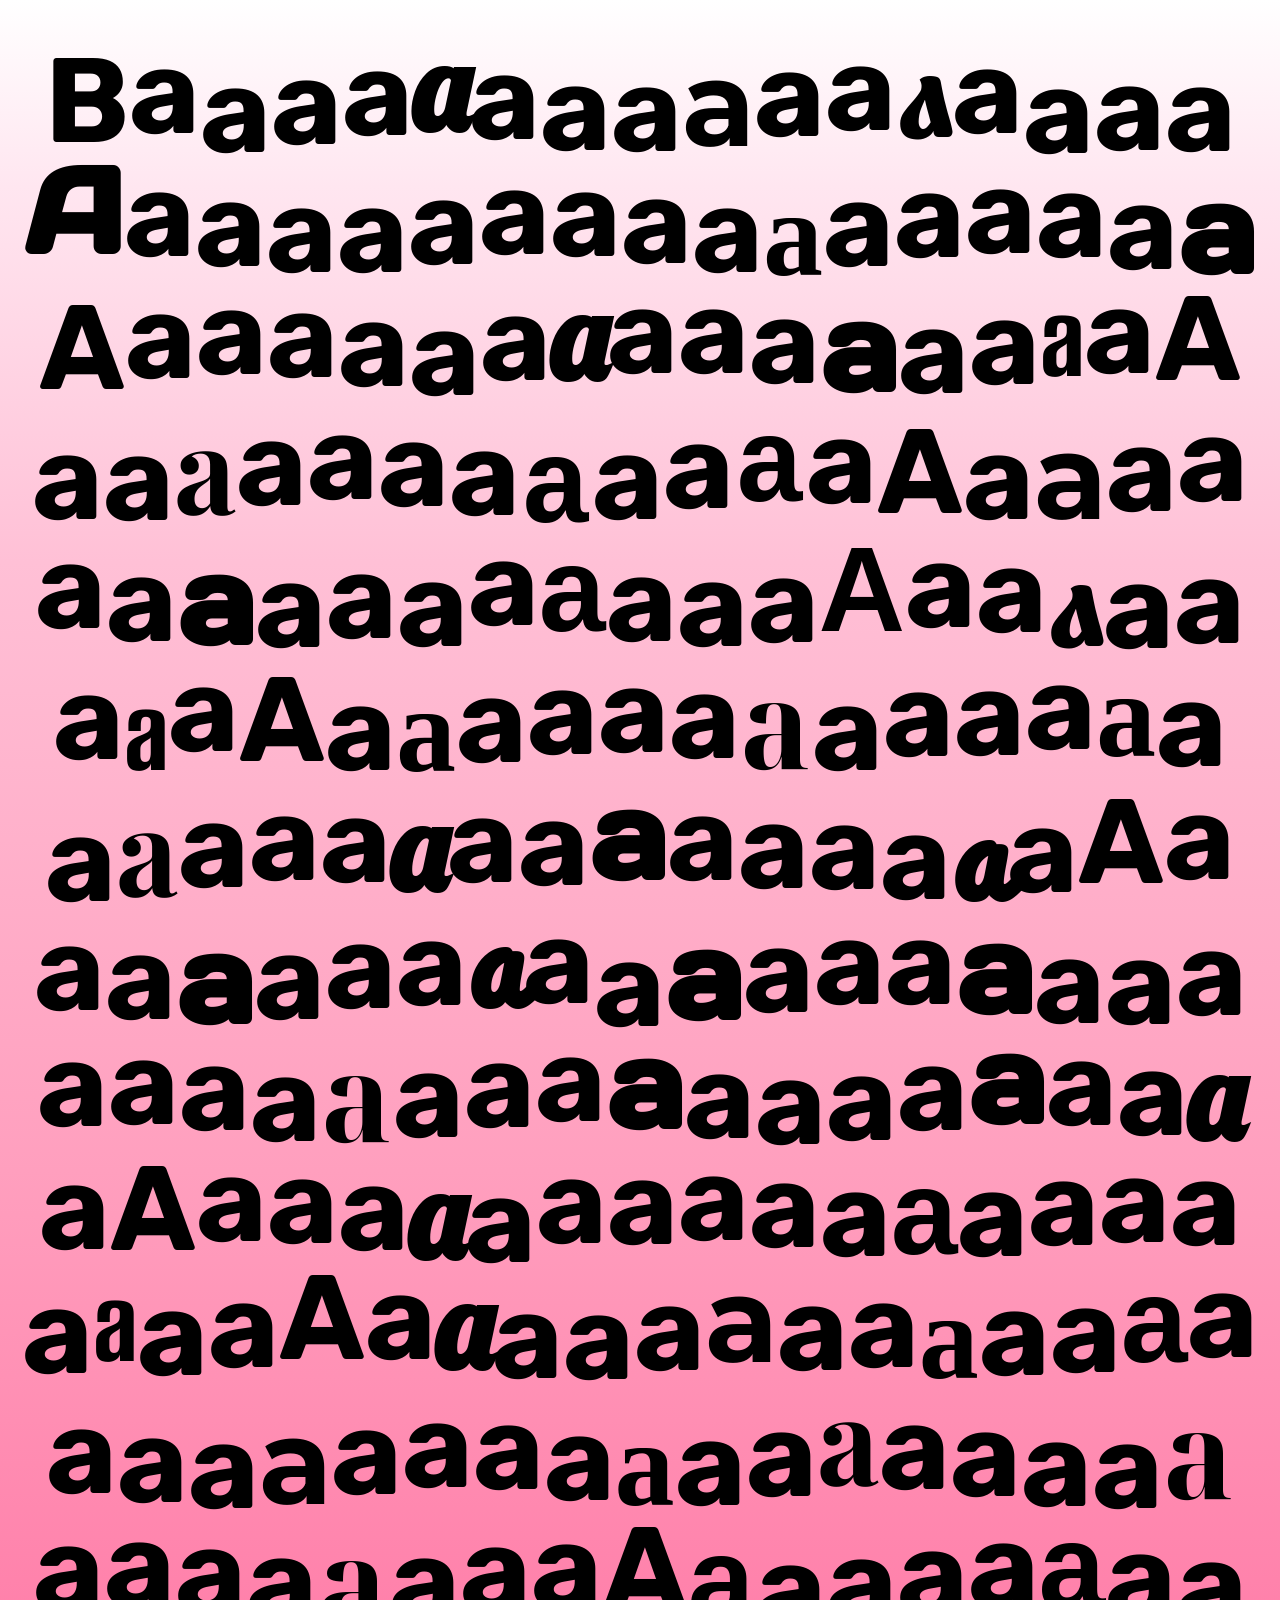
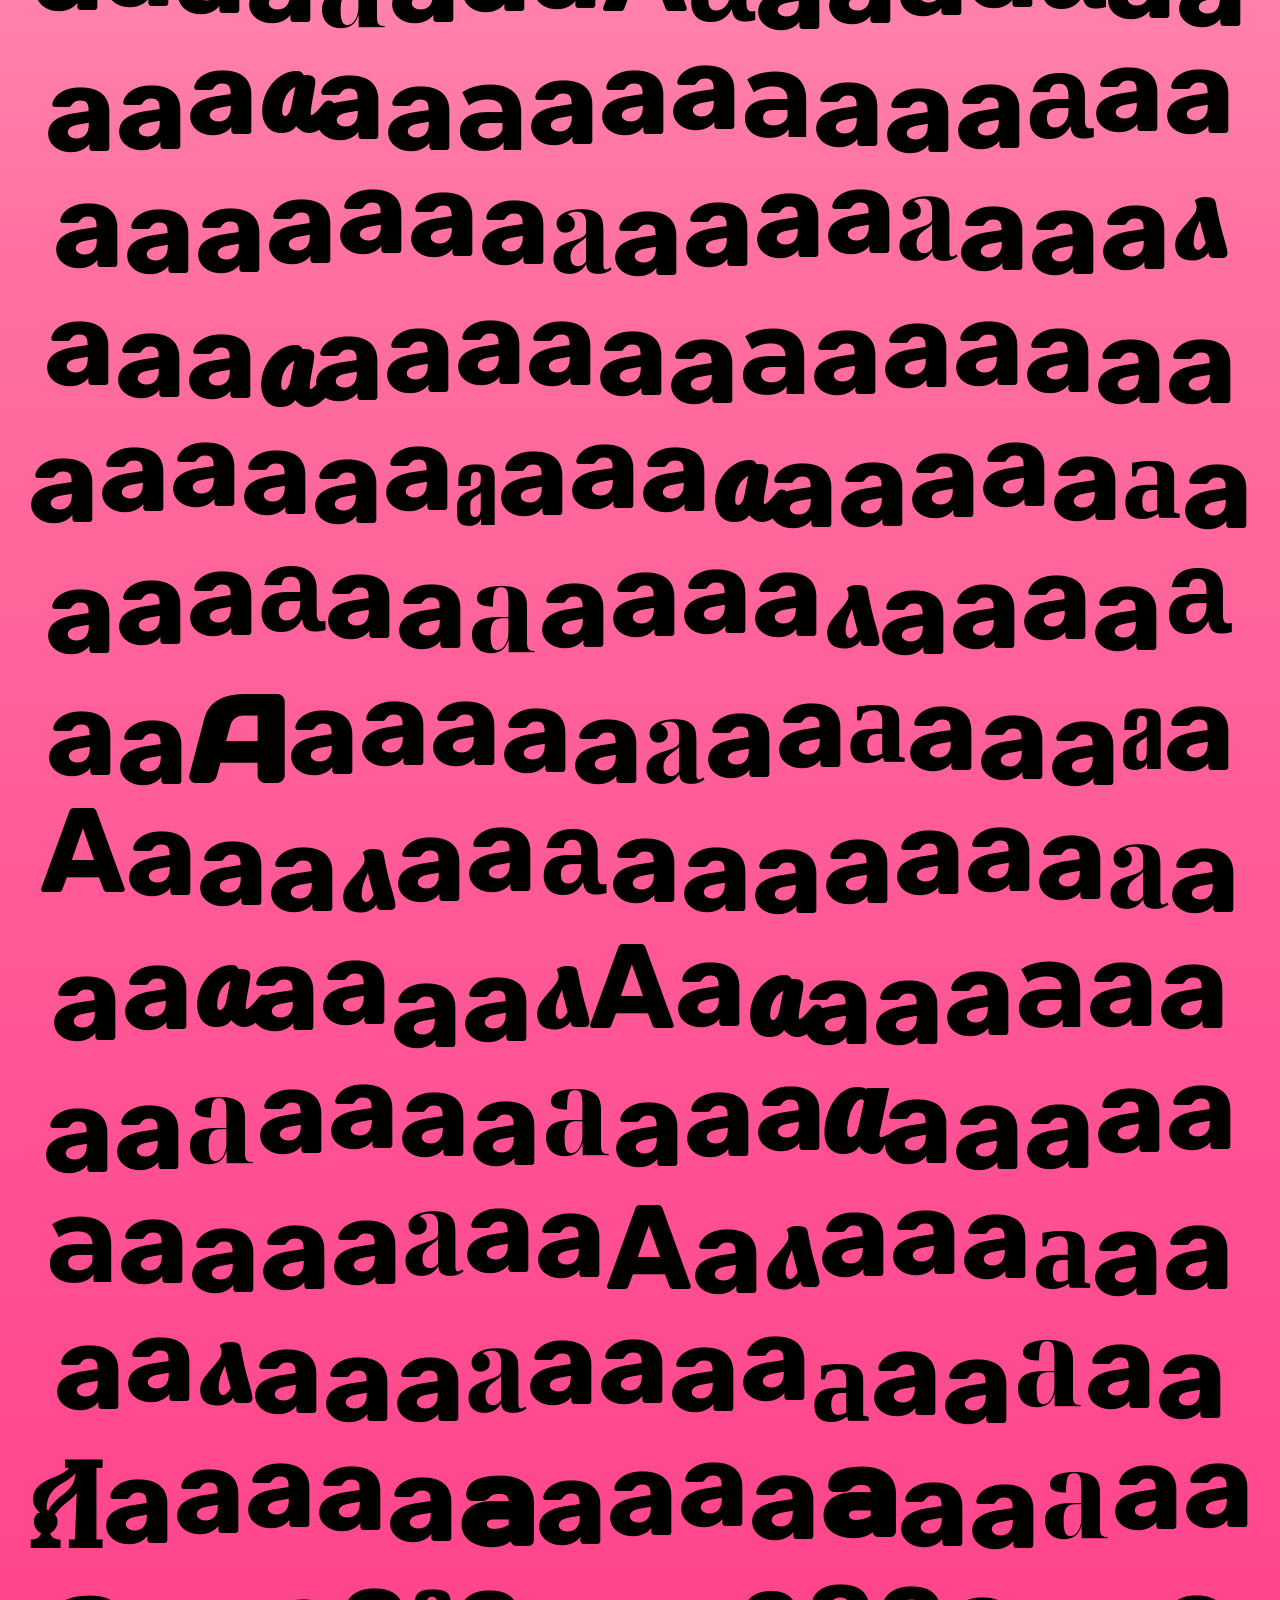
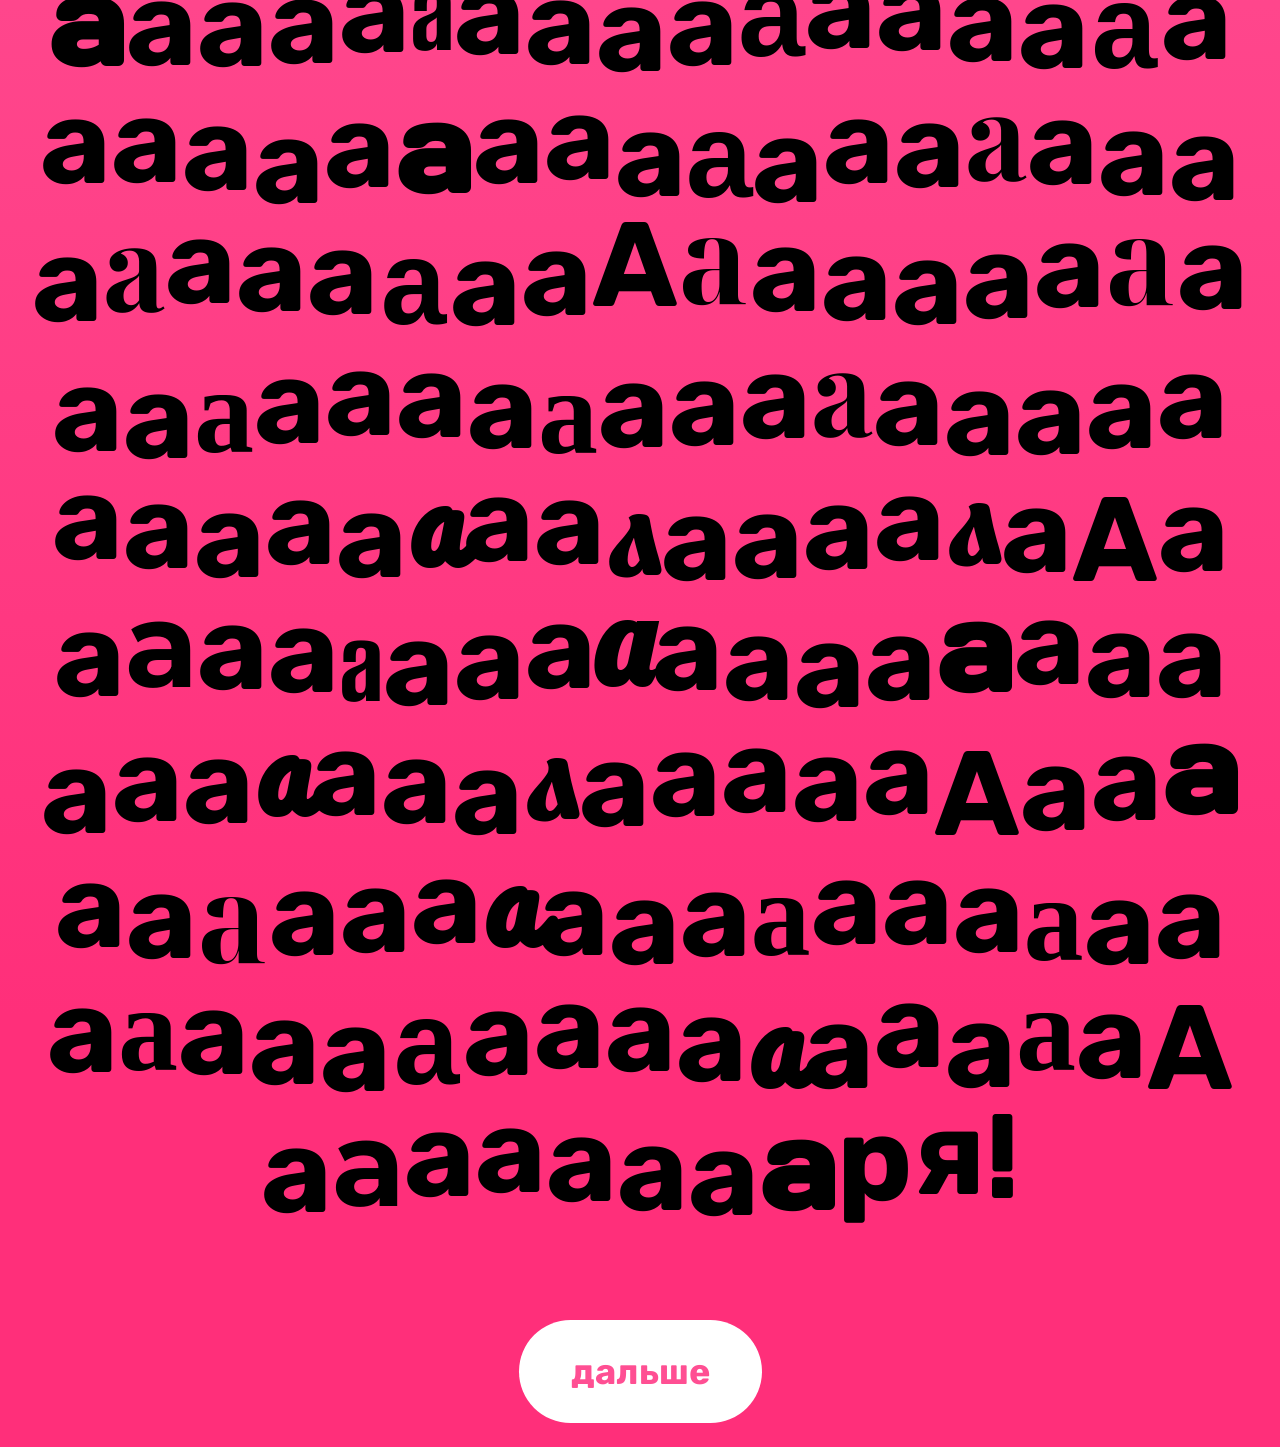
<file: index.html>
<!DOCTYPE html>
<html lang="ru">
<head>
<meta charset="UTF-8">
<title>Варя</title>

<link href="https://fonts.googleapis.com/css2?family=Rubik:wght@400;700&family=Pacifico&family=Caveat:wght@400;700&family=Lobster&family=Comfortaa:wght@400;700&family=Alumni+Sans:wght@400;700&family=Playfair+Display:wght@400;700&family=Montserrat:wght@400;700&family=Days+One&family=Stick&family=Noto+Serif+Display:wght@400;700&family=Monomakh&display=swap" rel="stylesheet">
<link rel="prefetch" href="home.html">
<link rel="dns-prefetch" href="https://fonts.googleapis.com">
<link rel="dns-prefetch" href="https://fonts.gstatic.com">
<link rel="preload" as="image" href="images/krasavchikX.png">
<img src="images/krasavchikX.png" style="display:none;">
<img src="images/forestttU.jpg" style="display:none;">
<style>
html, body {
    margin: 0;
    padding: 0;
    overflow-x: hidden;
}

body {
    min-height: 3000px;
    background: linear-gradient(
        to bottom,
        white 0%,
        #ffe6f0 4%,
        #ffc0d6 12%,
        #ff9fbe 25%,
        #ff6f9f 40%,
        #ff4f93 60%,
        #ff2f7a 90%
    );
    display: flex;
    flex-direction: column;
}

/* ===== ТЕКСТ ===== */
.text {
    font-family: 'Rubik', sans-serif;
    font-size: 120px;
    line-height: 0.95;
    text-align: center;
    font-weight: 700;
    max-width: 100vw;
    overflow-wrap: anywhere;
    word-break: break-word;
    flex: 1;
    padding: 40px 20px;
}

/* ===== АНИМАЦИЯ БУКВ ===== */
.letter {
    display: inline-block;
    transition: transform 0.1s linear;
}

/* ===== КНОПКА ===== */
.page-end {
    width: 100%;
    display: flex;
    justify-content: center;
    padding: 60px 0;
    margin-top: auto;
    opacity: 0;
    transform: translateY(100%);
    animation: slideUp 0.8s cubic-bezier(0.2, 0.9, 0.4, 1.1) forwards;
    animation-delay: 0.5s;
}

.next-btn {
    padding: 30px 52px;
    font-size: 36px;
    font-family: 'Rubik', sans-serif;
    font-weight: 700;
    border-radius: 999px;
    background: white;
    color: #ff4f93;
    text-decoration: none;
}

.next-btn:hover {
    transform: scale(1.25);
    box-shadow: 0 8px 20px rgba(0,0,0,0.2);
}

@keyframes slideUp {
    from {
        opacity: 0;
        transform: translateY(100%);
    }
    to {
        opacity: 1;
        transform: translateY(0);
    }
}

/* ===== ШРИФТЫ ===== */
.pacifico { font-family: 'Pacifico', cursive; }
.lobster  { font-family: 'Lobster', cursive; }
.alumni   { font-family: 'Alumni Sans', sans-serif; }
.playfair { font-family: 'Playfair Display', serif; }
.mont     { font-family: 'Montserrat', sans-serif; font-weight: 700; }
.daysone  { font-family: 'Days One', sans-serif; }
.noto     { font-family: 'Noto Serif Display', serif; }
.monomakh { font-family: 'Monomakh', serif; }
.press    { font-family: Arial, sans-serif; }
.pixel    { font-family: monospace; }
.serif    { font-family: serif; }

</style>
</head>

<body>

<div class="text" id="text"></div>

<div class="page-end">
  <a href="home.html" class="next-btn">дальше</a>
</div>

<script>

const baseText =
"ВааааааааааааааааАааааааааааааааааАаааааааааааааааАааааааааааааАаааааааааааааааАааааааааАааааааааааааааааааааааааааааАааааааааааааааааааааааааааааааааааааАаааааааааааааааааааАааааааааааааааааааааааааааааааааааааааАааааааааааааааааааааааааааааааааааааааааааааааааааааааааааааааааааааааааааааааааааааааааааааааааАааааааааааааааАааааааааааааааааааааааааАаааааааааааааааааааааааааааааааааАаааааааааааааааааааааааааАааааааааааааааааааааааааааааааааааааааааааааааааааааааааааАааааааааааааааааааааааааааааааааааааааааАаааааааааааааааааааааааааааааааАааааааааааааааааааааааааааааааааааааАааааааааря!";

const fonts = [
  "press","pixel","serif","pacifico","caveat",
  "lobster","alumni","playfair","mont","daysone",
  "noto","monomakh"
];

let result = "";
let cooldown = 0;

for (let char of baseText) {

    if (char === "а" || char === "А") {

        if (cooldown > 0) {
            result += `<span class="letter">${char}</span>`;
            cooldown--;
            continue;
        }

        if (Math.random() < 0.6) {

            const style = fonts[Math.floor(Math.random() * fonts.length)];

            result += `<span class="letter ${style}">${char}</span>`;
            cooldown = 2 + Math.floor(Math.random() * 3);

        } else {
            result += `<span class="letter">${char}</span>`;
        }

    } else {
        result += `<span class="letter">${char}</span>`;
    }
}

document.getElementById("text").innerHTML = result;

/* ================================
   🔥 LETTER FLOAT ANIMATION
   (если нужно выключить — закомментируй весь блок)
================================= */

window.addEventListener("scroll", () => {

    const y = window.scrollY;

    document.querySelectorAll(".letter").forEach((el, i) => {

        /* ❗ часть букв вообще НЕ анимируется */

        /* ещё немного рандома */
        if (Math.random() < 0.15) return;

        const speed = 0.002 + (i % 5) * 0.0008; // меньше скорость
        const amp = 9 + (i % 4); // 👈 сильно уменьшили амплитуду

        const offset = Math.sin(y * speed + i) * amp;

        el.style.transform = `translateY(${offset}px)`;
    });

});

</script>

</body>
</html>
</file>
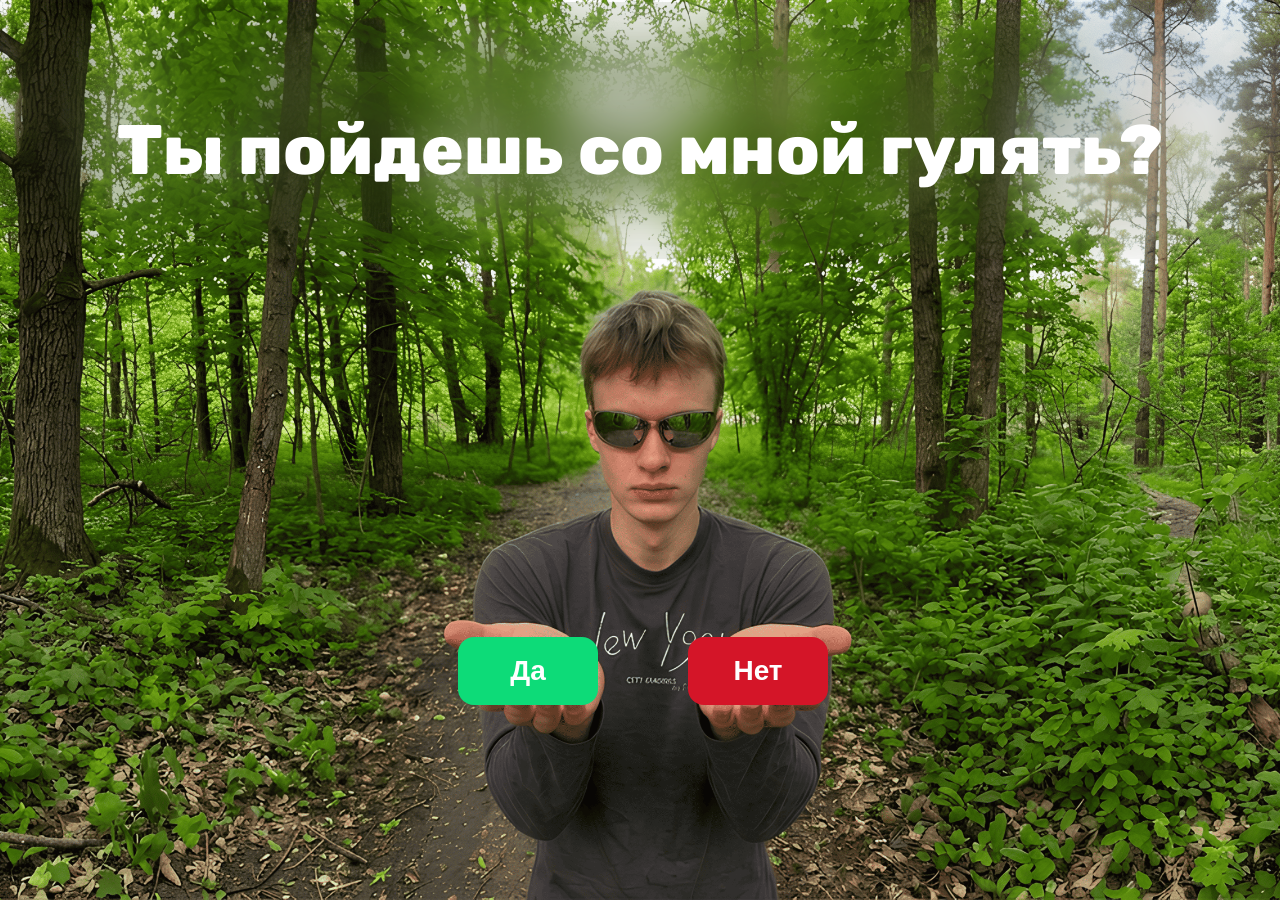
<file: home.html>
<!DOCTYPE html>
<html lang="ru">
<head>
    <meta charset="UTF-8">
    <link href="https://fonts.googleapis.com/css2?family=Rubik:wght@400;700&display=swap" rel="stylesheet">
    <link rel="prefetch" href="win.html">
    <link rel="dns-prefetch" href="https://fonts.googleapis.com">
    <link rel="dns-prefetch" href="https://fonts.gstatic.com">
    <link rel="preload" as="image" href="images/forestttU.jpg">
    <link rel="preload" as="image" href="images/soy1.png">
    <link rel="preload" as="image" href="images/soy2.png">
    <img src="images/krasavchikX.png" style="display:none;">
    <img src="images/forestttU.jpg" style="display:none;">
    <img src="images/soy1.png" style="display:none;">
    <img src="images/soy2.png" style="display:none;">
    <style>
        * {
            margin: 0;
            padding: 0;
            box-sizing: border-box;
        }

        body {
            background-image: url("images/krasavchikX.png");
            background-size: cover;
            background-position: center;
            background-repeat: no-repeat;
            background-attachment: fixed;
            min-height: 100vh;
            display: flex;
            justify-content: center;
            align-items: center;
            font-family: 'Rubik', sans-serif;
            overflow-x: hidden;
            position: relative;
        }

        .container {
            width: 100%;
            text-align: center;
        }

        .title {
            position: relative;
            display: inline-block;
            top: -200px;
            font-size: 70px;
            font-weight: 800;
            color: white;
            text-align: center;
            padding: 7px 20px;
            z-index: 1;
        }

        .title::after {
            content: "";
            position: absolute;
            inset: -100px -120px -60px -120px;
            z-index: -1;
            border-radius: 10px;
            background: rgba(0, 0, 0, 0.12);
            backdrop-filter: blur(24px);
            -webkit-backdrop-filter: blur(14px);
            -webkit-mask-image: radial-gradient(
                ellipse at center,
                rgba(0,0,0,1) 10%,
                rgba(0,0,0,0.9) 30%,
                rgba(0,0,0,0.5) 55%,
                rgba(0,0,0,0.3) 75%,
                transparent 100%
            );
        }

        .buttons-container {
            position: relative;
            width: 100%;
            height: 200px;
        }

        .button {
            padding: 18px 42px;
            font-size: 28px;
            font-weight: 700;
            border: none;
            border-radius: 16px;
            cursor: pointer;
            background: white;
            color: #ff4f93;
            transition: transform 0.25s ease;
            will-change: transform;
            min-width: 140px;
            width: 140px;
            text-align: center;
            box-sizing: border-box;
        }

        .button:hover {
            transform: scale(1.12);
        }

        #yes-button {
            position: absolute;
            left: 50%;
            top: 119%;
            transform: translateX(-130%);
            background: #0ddb78;
            color: white;
        }

        #yes-button:hover {
            transform: translateX(-130%) scale(1.12);
        }

        /* Кнопка НЕТ — изначально невидима, появится после установки позиции */
        #no-button {
            position: fixed;
            background: #d41528;
            color: white;
            z-index: 10;
            transition: transform 0.25s ease,
                        left 0.4s ease,
                        top 0.4s ease;
            opacity: 0;           /* ← скрываем до загрузки */
            visibility: hidden;   /* ← дополнительно скрываем */
        }

        /* Класс, который делает кнопку видимой после установки позиции */
        #no-button.visible {
            opacity: 1;
            visibility: visible;
        }
    </style>
</head>
<body>
    <div class="container">
        <div class="title">Ты пойдешь со мной гулять?</div>
        <div class="buttons-container">
            <button class="button" id="yes-button" onclick="location.href='win.html'">Да</button>
            <button class="button" id="no-button">Нет</button>
        </div>
    </div>

    <script>
        (function() {
            const noBtn = document.getElementById('no-button');
            const yesBtn = document.getElementById('yes-button');
            let moveTimeout = null;
            let isMoving = false;

            // Устанавливаем начальную позицию кнопки "Нет"
            function setInitialPosition() {
                const yesRect = yesBtn.getBoundingClientRect();

                // Кнопка "Нет" будет справа от "Да" с отступом 80px
                const leftPos = yesRect.right + 90;
                const topPos = yesRect.top;

                noBtn.style.left = leftPos + 'px';
                noBtn.style.top = topPos + 'px';

                // ПОСЛЕ установки позиции — показываем кнопку
                noBtn.classList.add('visible');
            }

            function moveToRandomPosition() {
                if (isMoving) return;
                isMoving = true;

                const currentTransform = noBtn.style.transform;
                noBtn.style.transform = 'none';

                const btnW = noBtn.offsetWidth;
                const btnH = noBtn.offsetHeight;

                noBtn.style.transform = currentTransform;

                const winW = window.innerWidth;
                const winH = window.innerHeight;

                let maxX = winW - btnW;
                let maxY = winH - btnH;

                if (maxX < 0) maxX = 0;
                if (maxY < 0) maxY = 0;

                let newLeft = Math.random() * maxX;
                let newTop = Math.random() * maxY;

                newLeft = Math.max(0, Math.min(newLeft, winW - btnW));
                newTop = Math.max(0, Math.min(newTop, winH - btnH));

                noBtn.style.left = newLeft + 'px';
                noBtn.style.top = newTop + 'px';

                setTimeout(() => {
                    isMoving = false;
                }, 70);
            }

            // Ждём полной загрузки страницы, потом позиционируем и показываем кнопку
            window.addEventListener('load', () => {
                setInitialPosition();
            });

            // Если страница уже загружена
            if (document.readyState === 'complete') {
                setInitialPosition();
            }

            noBtn.addEventListener('mouseenter', () => {
                if (moveTimeout) clearTimeout(moveTimeout);

                moveTimeout = setTimeout(() => {
                    moveToRandomPosition();
                    moveTimeout = null;
                }, 80);
            });

            noBtn.addEventListener('mouseleave', () => {
                if (moveTimeout) {
                    clearTimeout(moveTimeout);
                    moveTimeout = null;
                }
            });
        })();
    </script>
</body>
</html>
</file>
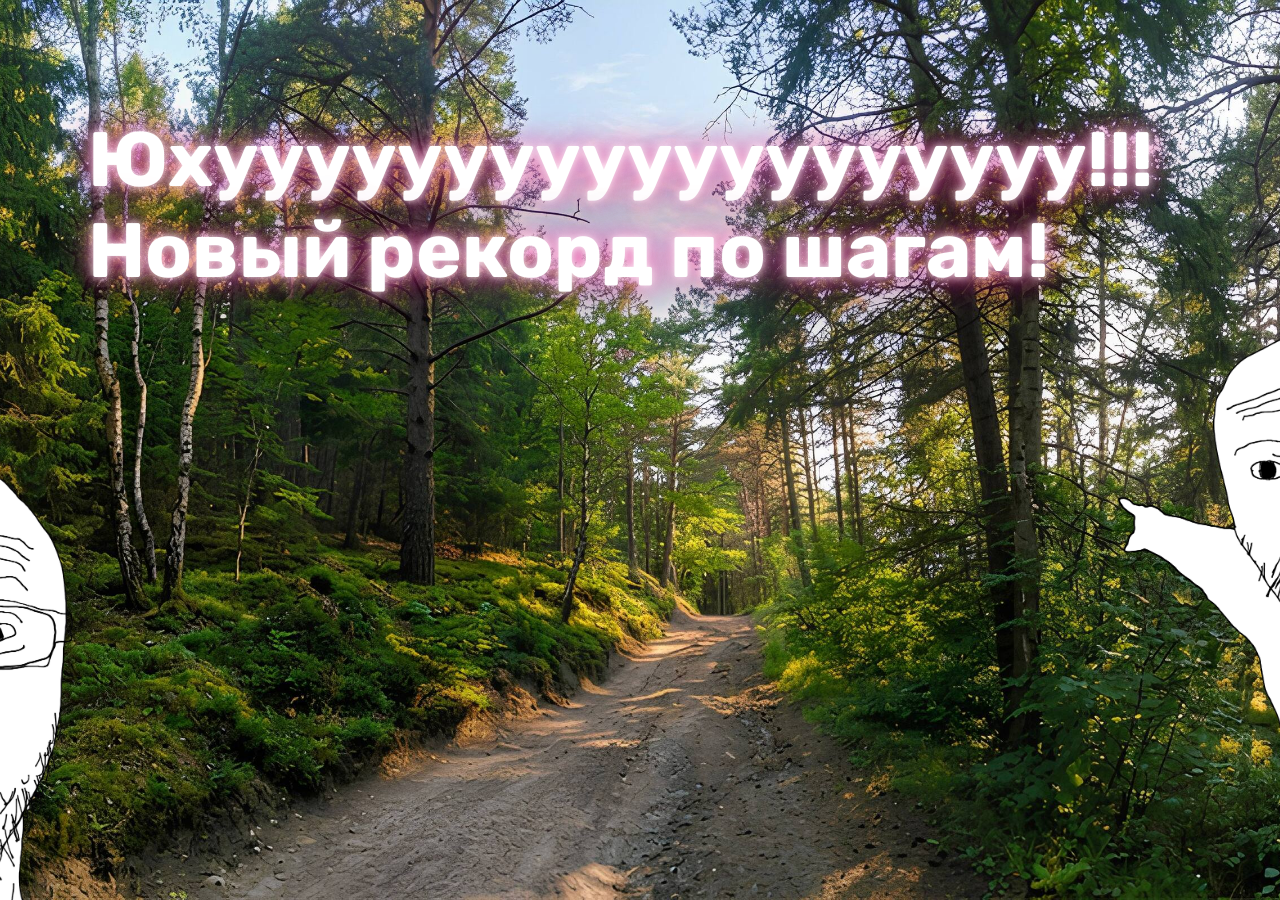
<file: win.html>
<!DOCTYPE html>
<html lang="ru">

<head>
<meta charset="UTF-8">
<title>huh?</title>

<link href="https://fonts.googleapis.com/css2?family=Rubik:wght@400;700&display=swap" rel="stylesheet">

<style>

html, body {
    margin: 0;
    overflow: hidden;
}

body {
    background-image: url("images/forestttU.jpg");
    background-size: cover;
    background-position: center;
    background-repeat: no-repeat;
    background-attachment: fixed;

    height: 100vh;

    display: flex;
    justify-content: center;
    align-items: center;

    font-family: 'Rubik', sans-serif;
}

/* ТЕКСТ (СТАБИЛЬНЫЙ) */

.title {
    --x: -20px;
    --y: -245px;

    color: white;
    font-size: 77px;
    font-weight: 700;

    display: inline-block;
    padding: 10px 25px;

    text-shadow:
        0 0 8px rgba(255,255,255,0.9),
        0 0 20px rgba(255,105,180,0.8),
        0 0 45px rgba(255,0,150,0.6),
        0 20px 60px rgba(0,0,0,0.6);

    position: relative;

    animation: floatText 4s ease-in-out infinite;

    transform: translate(var(--x), var(--y));
}

/* ВАЖНО: анимация ТОЛЬКО Y */
@keyframes floatText {
    0%, 100% {
        transform: translate(var(--x), calc(var(--y) + 0px));
    }
    50% {
        transform: translate(var(--x), calc(var(--y) - 10px));
    }
}

/* КАРТИНКИ */

.img1, .img2 {
    position: fixed;
    bottom: 0;

    width: min(64vw, 1640px);
}

/* ЛЕВАЯ */
.img1 {
    left: 0;

    --x: 650px;
    --y: 10px;

    transform: translate(var(--x), var(--y));

    animation: float1 4s ease-in-out infinite;
}

/* ПРАВАЯ */
.img2 {
    right: 0;

    --x: -650px;
    --y: 20px;

    transform: translate(var(--x), var(--y));

    animation: float2 5s ease-in-out infinite;
}

/* АНИМАЦИИ — ТОЛЬКО транселейт у */

@keyframes float1 {
    0%, 100% {
        transform: translate(var(--x), var(--y)) rotate(-1deg);
    }
    50% {
        transform: translate(var(--x), calc(var(--y) - 10px)) rotate(1deg);
    }
}

@keyframes float2 {
    0%, 100% {
        transform: translate(var(--x), var(--y)) rotate(1deg);
    }
    50% {
        transform: translate(var(--x), calc(var(--y) - 12px)) rotate(-1deg);
    }
}

</style>
</head>

<body>

<img src="images/soy1.png" class="img1">
<img src="images/soy2.png" class="img2">

<div class="title">
    Юхууууууууууууууууууу!!!<br>
    Новый рекорд по шагам!
</div>

</body>
</html>
</file>
